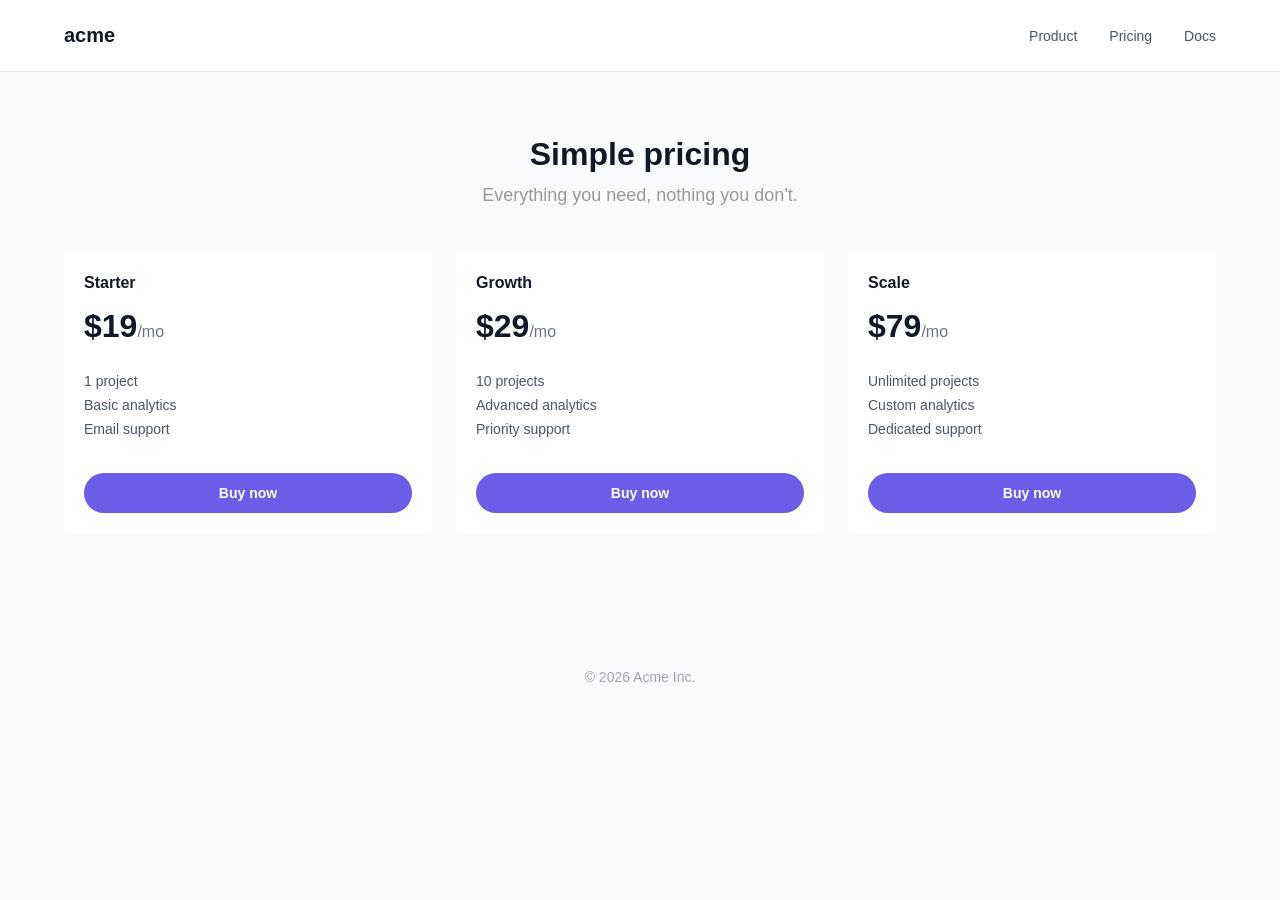
<file: figma-pixel-perfect-workspace/fixtures/pricing-app/index.html>
<!doctype html>
<html lang="en">
<head>
  <meta charset="utf-8">
  <meta name="viewport" content="width=device-width, initial-scale=1">
  <title>Pricing — Acme</title>
  <link rel="stylesheet" href="tokens.css">
  <link rel="stylesheet" href="styles.css">
</head>
<body>
  <header class="site-header">
    <div class="logo">acme</div>
    <nav>
      <a href="#">Product</a>
      <a href="#">Pricing</a>
      <a href="#">Docs</a>
    </nav>
  </header>

  <main>
    <section class="hero">
      <h1>Simple pricing</h1>
      <p>Everything you need, nothing you don't.</p>
    </section>

    <section class="cards">
      <div class="card">
        <h2>Starter</h2>
        <div class="price">$19<span>/mo</span></div>
        <ul>
          <li>1 project</li>
          <li>Basic analytics</li>
          <li>Email support</li>
        </ul>
        <button>Buy now</button>
      </div>

      <div class="card">
        <h2>Growth</h2>
        <div class="price">$29<span>/mo</span></div>
        <ul>
          <li>10 projects</li>
          <li>Advanced analytics</li>
          <li>Priority support</li>
        </ul>
        <button>Buy now</button>
      </div>

      <div class="card">
        <h2>Scale</h2>
        <div class="price">$79<span>/mo</span></div>
        <ul>
          <li>Unlimited projects</li>
          <li>Custom analytics</li>
          <li>Dedicated support</li>
        </ul>
        <button>Buy now</button>
      </div>
    </section>
  </main>

  <footer class="site-footer">© 2026 Acme Inc.</footer>
</body>
</html>
</file>
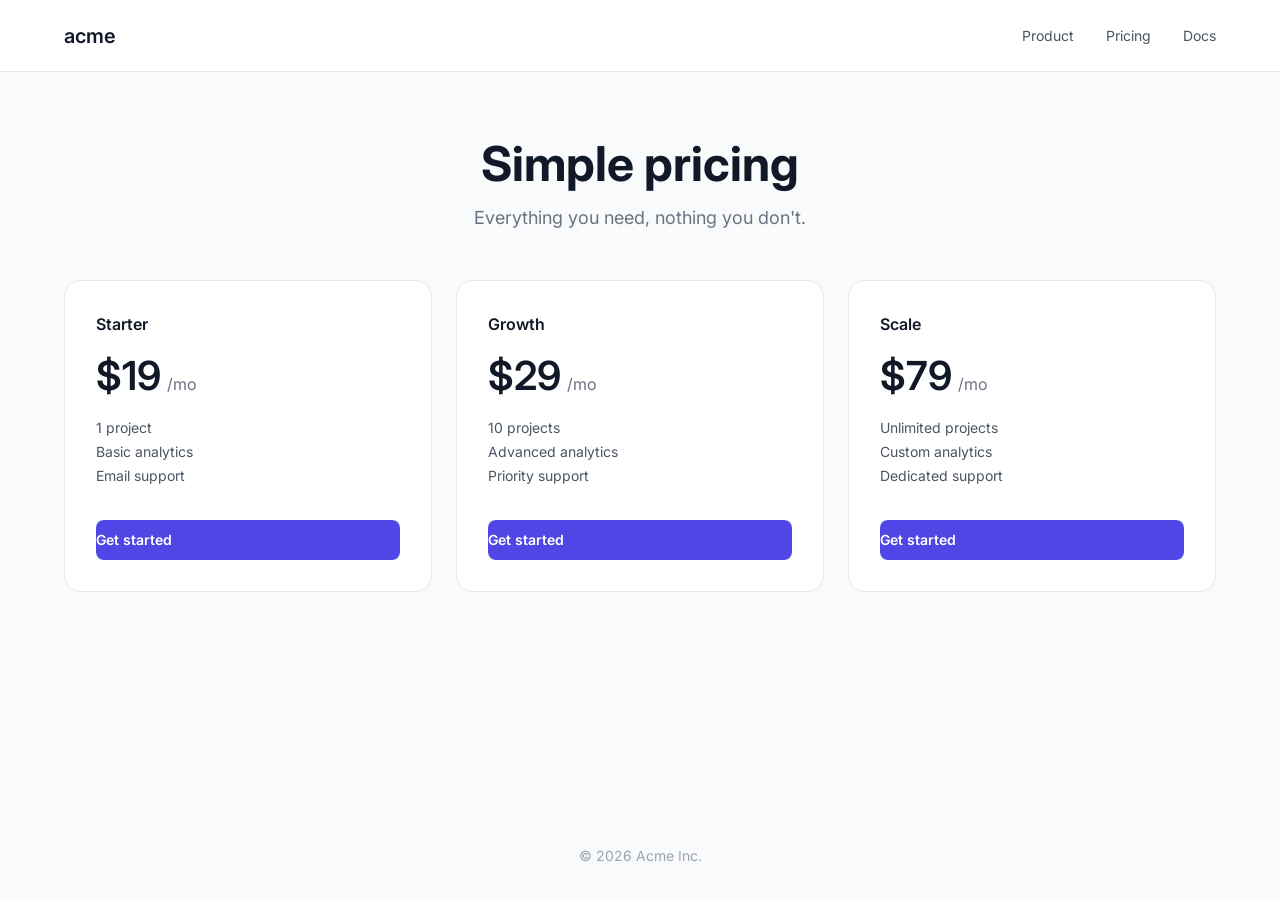
<file: figma-pixel-perfect-workspace/iteration-1/casual-pt-prompt/with_skill/repo/index.html>
<!doctype html>
<html lang="en">
<head>
  <meta charset="utf-8">
  <meta name="viewport" content="width=device-width, initial-scale=1">
  <title>Pricing — Acme</title>
  <link rel="preconnect" href="https://fonts.googleapis.com">
  <link rel="preconnect" href="https://fonts.gstatic.com" crossorigin>
  <link href="https://fonts.googleapis.com/css2?family=Inter:wght@400;600;700&display=swap" rel="stylesheet">
  <link rel="stylesheet" href="tokens.css">
  <link rel="stylesheet" href="styles.css">
</head>
<body>
  <header class="site-header">
    <div class="logo">acme</div>
    <nav>
      <a href="#">Product</a>
      <a href="#">Pricing</a>
      <a href="#">Docs</a>
    </nav>
  </header>

  <main>
    <section class="hero">
      <h1>Simple pricing</h1>
      <p>Everything you need, nothing you don't.</p>
    </section>

    <section class="cards">
      <div class="card">
        <h2>Starter</h2>
        <div class="price">$19<span>/mo</span></div>
        <ul>
          <li>1 project</li>
          <li>Basic analytics</li>
          <li>Email support</li>
        </ul>
        <button>Get started</button>
      </div>

      <div class="card">
        <h2>Growth</h2>
        <div class="price">$29<span>/mo</span></div>
        <ul>
          <li>10 projects</li>
          <li>Advanced analytics</li>
          <li>Priority support</li>
        </ul>
        <button>Get started</button>
      </div>

      <div class="card">
        <h2>Scale</h2>
        <div class="price">$79<span>/mo</span></div>
        <ul>
          <li>Unlimited projects</li>
          <li>Custom analytics</li>
          <li>Dedicated support</li>
        </ul>
        <button>Get started</button>
      </div>
    </section>
  </main>

  <footer class="site-footer">© 2026 Acme Inc.</footer>
</body>
</html>
</file>
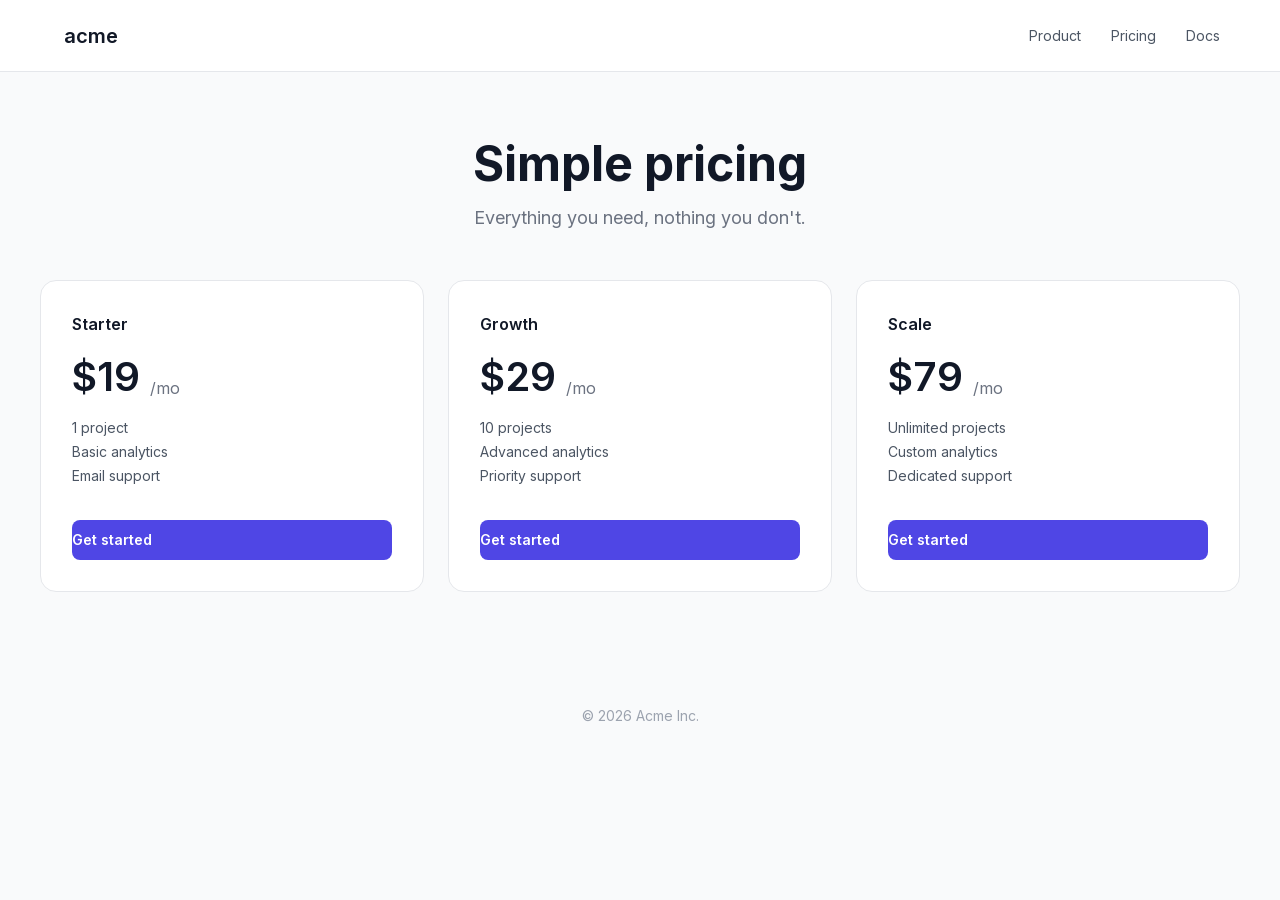
<file: figma-pixel-perfect-workspace/stopped-runs/terse-slash-prompt/without_skill/repo/index.html>
<!doctype html>
<html lang="en">
<head>
  <meta charset="utf-8">
  <meta name="viewport" content="width=device-width, initial-scale=1">
  <title>Pricing — Acme</title>
  <link rel="stylesheet" href="tokens.css">
  <link rel="stylesheet" href="styles.css">
</head>
<body>
  <header class="site-header">
    <div class="logo">acme</div>
    <nav>
      <a href="#">Product</a>
      <a href="#">Pricing</a>
      <a href="#">Docs</a>
    </nav>
  </header>

  <main>
    <section class="hero">
      <h1>Simple pricing</h1>
      <p>Everything you need, nothing you don't.</p>
    </section>

    <section class="cards">
      <div class="card">
        <h2>Starter</h2>
        <div class="price-row">
          <span class="price">$19</span>
          <span class="per">/mo</span>
        </div>
        <ul>
          <li>1 project</li>
          <li>Basic analytics</li>
          <li>Email support</li>
        </ul>
        <button>Get started</button>
      </div>

      <div class="card">
        <h2>Growth</h2>
        <div class="price-row">
          <span class="price">$29</span>
          <span class="per">/mo</span>
        </div>
        <ul>
          <li>10 projects</li>
          <li>Advanced analytics</li>
          <li>Priority support</li>
        </ul>
        <button>Get started</button>
      </div>

      <div class="card">
        <h2>Scale</h2>
        <div class="price-row">
          <span class="price">$79</span>
          <span class="per">/mo</span>
        </div>
        <ul>
          <li>Unlimited projects</li>
          <li>Custom analytics</li>
          <li>Dedicated support</li>
        </ul>
        <button>Get started</button>
      </div>
    </section>
  </main>

  <footer class="site-footer">© 2026 Acme Inc.</footer>
</body>
</html>
</file>
<file: figma-pixel-perfect-workspace/fixtures/pricing-app/tokens.css>
:root {
  /* Design tokens — source of truth shared with the Figma library */
  --color-bg: #f9fafb;
  --color-surface: #ffffff;
  --color-text-primary: #111827;
  --color-text-secondary: #6b7280;
  --color-text-muted: #9ca3af;
  --color-border: #e5e7eb;
  --color-primary: #4f46e5;
  --color-on-primary: #ffffff;

  --radius-card: 16px;
  --radius-button: 8px;

  --font-family: "Inter", "Helvetica Neue", Arial, sans-serif;
}
</file>
<file: figma-pixel-perfect-workspace/fixtures/pricing-app/styles.css>
* {
  margin: 0;
  padding: 0;
  box-sizing: border-box;
}

body {
  font-family: var(--font-family);
  background: var(--color-bg);
  color: var(--color-text-primary);
}

.site-header {
  height: 72px;
  background: var(--color-surface);
  border-bottom: 1px solid var(--color-border);
  display: flex;
  align-items: center;
  justify-content: space-between;
  padding: 0 64px;
}

.logo {
  font-size: 20px;
  font-weight: 600;
}

.site-header nav {
  display: flex;
  gap: 32px;
}

.site-header nav a {
  font-size: 14px;
  color: #4b5563;
  text-decoration: none;
}

.hero {
  text-align: center;
  padding: 64px 0 48px;
}

.hero h1 {
  font-size: 32px;
  font-weight: 700;
}

.hero p {
  font-size: 18px;
  color: #999999;
  margin-top: 12px;
}

.cards {
  display: flex;
  justify-content: center;
  gap: 24px;
  padding: 0 64px 96px;
}

.card {
  width: 384px;
  background: var(--color-surface);
  border-radius: 4px;
  padding: 20px;
}

.card h2 {
  font-size: 16px;
  font-weight: 600;
}

.price {
  font-size: 32px;
  font-weight: 600;
  margin: 16px 0 24px;
}

.price span {
  font-size: 16px;
  font-weight: 400;
  color: var(--color-text-secondary);
}

.card ul {
  list-style: none;
  margin-bottom: 32px;
}

.card li {
  font-size: 14px;
  color: #4b5563;
  line-height: 24px;
}

.card button {
  width: 100%;
  height: 40px;
  border: none;
  border-radius: 999px;
  background: #6c5ce7;
  color: var(--color-on-primary);
  font-family: var(--font-family);
  font-size: 14px;
  font-weight: 600;
  cursor: pointer;
}

.site-footer {
  height: 96px;
  display: flex;
  align-items: center;
  justify-content: center;
  font-size: 14px;
  color: var(--color-text-muted);
}
</file>
<file: figma-pixel-perfect-workspace/iteration-1/casual-pt-prompt/with_skill/repo/tokens.css>
:root {
  /* Design tokens — source of truth shared with the Figma library */
  --color-bg: #f9fafb;
  --color-surface: #ffffff;
  --color-text-primary: #111827;
  --color-text-secondary: #6b7280;
  --color-text-muted: #9ca3af;
  --color-border: #e5e7eb;
  --color-primary: #4f46e5;
  --color-on-primary: #ffffff;

  --radius-card: 16px;
  --radius-button: 8px;

  --font-family: "Inter", "Helvetica Neue", Arial, sans-serif;
}
</file>
<file: figma-pixel-perfect-workspace/iteration-1/casual-pt-prompt/with_skill/repo/styles.css>
* {
  margin: 0;
  padding: 0;
  box-sizing: border-box;
}

body {
  font-family: var(--font-family);
  background: var(--color-bg);
  color: var(--color-text-primary);
  min-height: 100vh;
  display: flex;
  flex-direction: column;
}

.site-header {
  height: 72px;
  flex: none;
  background: var(--color-surface);
  border-bottom: 1px solid var(--color-border);
  display: flex;
  align-items: center;
  justify-content: space-between;
  padding: 0 64px;
}

.logo {
  font-size: 20px;
  font-weight: 600;
  line-height: 24px;
}

.site-header nav {
  display: flex;
  gap: 32px;
}

.site-header nav a {
  font-size: 14px;
  line-height: 20px;
  color: #4b5563;
  text-decoration: none;
}

.hero {
  text-align: center;
  padding: 64px 0 48px;
}

.hero h1 {
  font-size: 48px;
  font-weight: 700;
  line-height: 56px;
}

.hero p {
  font-size: 18px;
  line-height: 28px;
  color: var(--color-text-secondary);
  margin-top: 12px;
}

.cards {
  display: flex;
  justify-content: center;
  gap: 24px;
  padding: 0 64px;
}

.card {
  width: 384px;
  background: var(--color-surface);
  border: 1px solid var(--color-border);
  /* 31px + 1px border = 32px visual padding, matching the Figma frame */
  padding: 31px;
  border-radius: var(--radius-card);
}

.card h2 {
  font-size: 16px;
  font-weight: 600;
  line-height: 24px;
}

.price {
  font-size: 40px;
  font-weight: 600;
  line-height: 48px;
  margin: 16px 0;
}

.price span {
  font-size: 16px;
  font-weight: 400;
  line-height: 24px;
  color: var(--color-text-secondary);
  margin-left: 6px;
}

.card ul {
  list-style: none;
  margin-bottom: 32px;
}

.card li {
  font-size: 14px;
  color: #4b5563;
  line-height: 24px;
}

.card button {
  width: 100%;
  height: 40px;
  border: none;
  border-radius: var(--radius-button);
  background: var(--color-primary);
  color: var(--color-on-primary);
  font-family: var(--font-family);
  font-size: 14px;
  font-weight: 600;
  line-height: 40px;
  text-align: left;
  cursor: pointer;
}

.site-footer {
  margin-top: auto;
  padding-bottom: 34px;
  display: flex;
  align-items: center;
  justify-content: center;
  font-size: 14px;
  line-height: 20px;
  color: var(--color-text-muted);
}
</file>
<file: figma-pixel-perfect-workspace/stopped-runs/terse-slash-prompt/without_skill/repo/tokens.css>
/* Inter — bundled locally so the page renders identically offline (file://) */
@font-face {
  font-family: 'Inter';
  font-style: normal;
  font-weight: 400;
  font-display: block;
  src: url('fonts/inter-latin-400.woff2') format('woff2');
}
@font-face {
  font-family: 'Inter';
  font-style: normal;
  font-weight: 600;
  font-display: block;
  src: url('fonts/inter-latin-600.woff2') format('woff2');
}
@font-face {
  font-family: 'Inter';
  font-style: normal;
  font-weight: 700;
  font-display: block;
  src: url('fonts/inter-latin-700.woff2') format('woff2');
}

:root {
  /* Design tokens — source of truth shared with the Figma library */
  --color-bg: #f9fafb;
  --color-surface: #ffffff;
  --color-text-primary: #111827;
  --color-text-secondary: #6b7280;
  --color-text-soft: #4b5563;
  --color-text-muted: #9ca3af;
  --color-border: #e5e7eb;
  --color-primary: #4f46e5;
  --color-on-primary: #ffffff;

  --radius-card: 16px;
  --radius-button: 8px;

  --font-family: "Inter", "Helvetica Neue", Arial, sans-serif;
}
</file>
<file: figma-pixel-perfect-workspace/stopped-runs/terse-slash-prompt/without_skill/repo/styles.css>
* {
  margin: 0;
  padding: 0;
  box-sizing: border-box;
}

body {
  min-height: 760px;
  font-family: var(--font-family);
  background: var(--color-bg);
  color: var(--color-text-primary);
}

/* ---------------------------------------------------------------- Header */

.site-header {
  height: 72px;
  background: var(--color-surface);
  border-bottom: 1px solid var(--color-border);
  display: flex;
  align-items: center;
  justify-content: space-between;
  /* 1px top padding compensates for the bottom border so the logo/nav are
     centred in the full 72px bar, not the 71px content box. */
  padding-top: 1px;
  padding-left: 64px;
  padding-right: 60px;
}

.logo {
  font-size: 20px;
  line-height: 24px;
  font-weight: 600;
  color: var(--color-text-primary);
}

.site-header nav {
  display: flex;
  gap: 30.1px;
}

.site-header nav a {
  font-size: 14px;
  line-height: 20px;
  font-weight: 400;
  color: var(--color-text-soft);
  text-decoration: none;
}

/* ------------------------------------------------------------------ Hero */

.hero {
  text-align: center;
  padding-top: 64px;
}

.hero h1 {
  font-size: 48px;
  line-height: 56px;
  font-weight: 700;
  color: var(--color-text-primary);
}

.hero p {
  font-size: 18px;
  line-height: 28px;
  font-weight: 400;
  color: var(--color-text-secondary);
  margin-top: 12px;
}

/* ----------------------------------------------------------------- Cards */

.cards {
  display: flex;
  justify-content: center;
  gap: 24px;
  margin-top: 48px;
}

.card {
  width: 384px;
  background: var(--color-surface);
  border: 1px solid var(--color-border);
  border-radius: var(--radius-card);
  padding: 31px;
}

.card h2 {
  font-size: 16px;
  line-height: 24px;
  font-weight: 600;
  color: var(--color-text-primary);
}

.price-row {
  display: flex;
  align-items: flex-end;
  /* Both line boxes share the same 400/376..400 geometry as the Figma nodes;
     the wider-than-visual gap compensates for Chromium shaping "$19" ~3.5px
     narrower than Figma's rasteriser, so "/mo" still starts at x=230. */
  gap: 9.5px;
  margin-top: 16px;
}

.price {
  font-size: 40px;
  line-height: 48px;
  font-weight: 600;
  color: var(--color-text-primary);
  /* Chromium's half-leading sits the baseline 1px higher than Figma's. */
  position: relative;
  top: 1px;
}

.per {
  font-size: 16px;
  line-height: 24px;
  font-weight: 400;
  color: var(--color-text-secondary);
}

.card ul {
  list-style: none;
  margin-top: 16px;
}

.card li {
  font-size: 14px;
  line-height: 24px;
  font-weight: 400;
  color: var(--color-text-soft);
}

.card button {
  display: block;
  width: 100%;
  height: 40px;
  margin-top: 32px;
  border: none;
  border-radius: var(--radius-button);
  background: var(--color-primary);
  color: var(--color-on-primary);
  font-family: var(--font-family);
  font-size: 14px;
  line-height: 40px;
  font-weight: 600;
  text-align: left;
  padding: 0;
  cursor: pointer;
}

/* ---------------------------------------------------------------- Footer */

.site-footer {
  padding-top: 114px;
  text-align: center;
  font-size: 14px;
  line-height: 20px;
  font-weight: 400;
  color: var(--color-text-muted);
}
</file>
